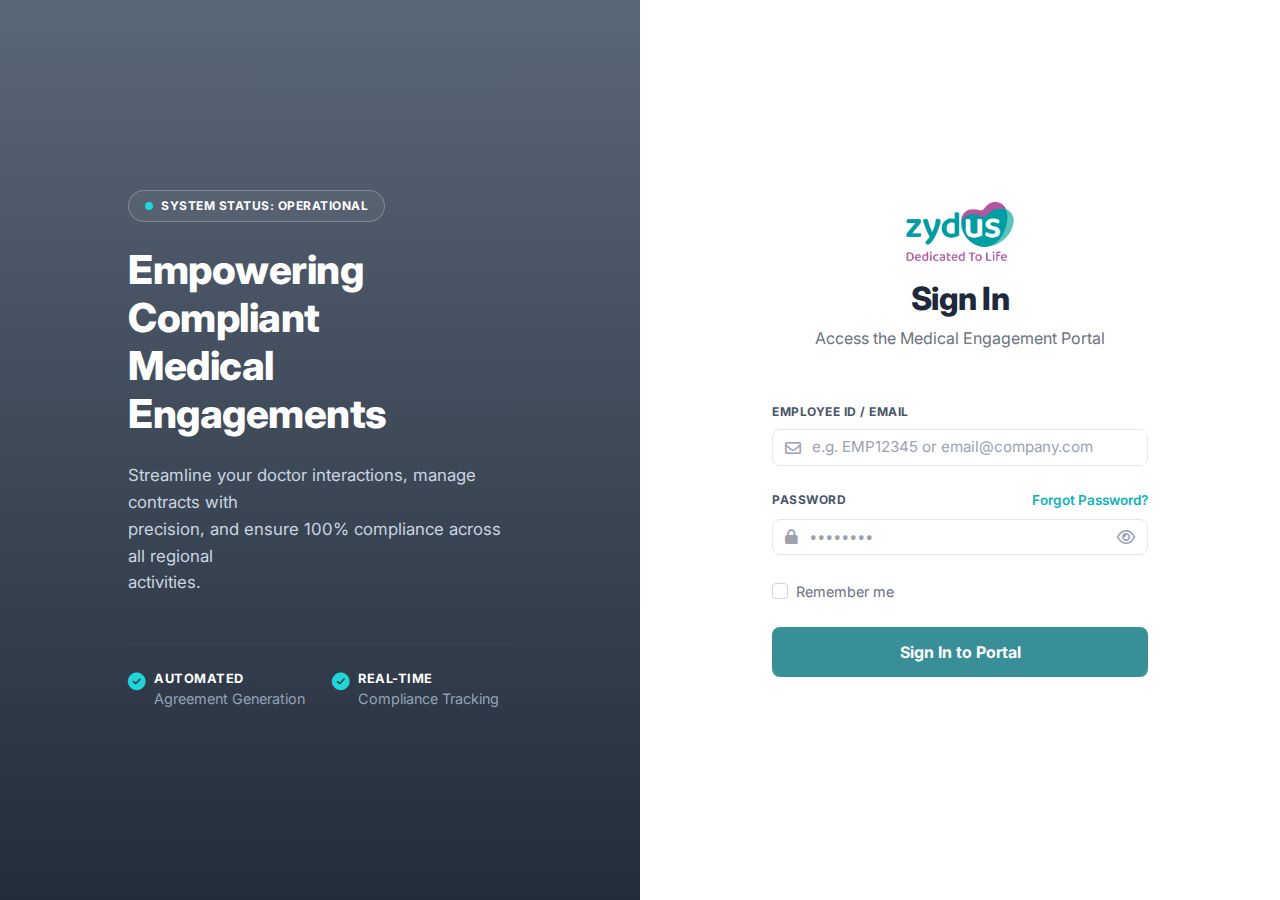
<file: index.html>
<!DOCTYPE html>
<html lang="en">
<head>
    <meta charset="UTF-8">
    <meta name="viewport" content="width=device-width, initial-scale=1.0">
    <title>Medical Engagement Portal - Sign In</title>
    
    <link rel="preconnect" href="https://fonts.googleapis.com">
    <link rel="preconnect" href="https://fonts.gstatic.com" crossorigin>
    <link href="https://fonts.googleapis.com/css2?family=Inter:wght@400;500;600;700;800&display=swap" rel="stylesheet">
    
    <link href="https://cdn.jsdelivr.net/npm/bootstrap@5.3.0/dist/css/bootstrap.min.css" rel="stylesheet">
    
    <link rel="stylesheet" href="https://cdnjs.cloudflare.com/ajax/libs/font-awesome/6.4.0/css/all.min.css">
    
    <link rel="stylesheet" href="style.css">
</head>
<body>

<div class="container-fluid p-0">
    <div class="row g-0 vh-100">
        
        <div class="col-lg-6 d-none d-lg-flex left-panel flex-column justify-content-center">
            <div class="left-content-wrapper">
                <div class="status-badge mb-4">
                    <span class="status-dot"></span>
                    SYSTEM STATUS: OPERATIONAL
                </div>
                
                <h1 class="main-heading mb-4">Empowering Compliant<br>Medical Engagements</h1>
                <p class="sub-text mb-5">
                    Streamline your doctor interactions, manage contracts with<br>
                    precision, and ensure 100% compliance across all regional<br>
                    activities.
                </p>
                
                <hr class="left-divider mb-4">
                
                <div class="row features-row">
                    <div class="col-md-6 d-flex align-items-start">
                        <i class="fa-solid fa-circle-check feature-icon mt-1 me-2"></i>
                        <div>
                            <div class="feature-title">AUTOMATED</div>
                            <div class="feature-desc">Agreement Generation</div>
                        </div>
                    </div>
                    <div class="col-md-6 d-flex align-items-start">
                        <i class="fa-solid fa-circle-check feature-icon mt-1 me-2"></i>
                        <div>
                            <div class="feature-title">REAL-TIME</div>
                            <div class="feature-desc">Compliance Tracking</div>
                        </div>
                    </div>
                </div>
            </div>
        </div>

        <div class="col-lg-6 col-12 d-flex align-items-center justify-content-center right-panel">
            <div class="form-wrapper w-100">

                <div id="loginSection">
                
                <div class="mb-5 text-center">
                        <img src="assets/logo.png" alt="Company Logo" class="mb-3" style="max-height: 65px;">
                        <h2 class="form-title mb-2">Sign In</h2>
                        <p class="form-subtitle">Access the Medical Engagement Portal</p>
                </div>

                <form id="loginForm" novalidate>
                    <div class="mb-4">
                        <label for="employeeId" class="form-label custom-label">EMPLOYEE ID / EMAIL</label>
                        <div class="input-group custom-input-group">
                            <span class="input-group-text"><i class="fa-regular fa-envelope"></i></span>
                            <input type="text" class="form-control" id="employeeId" placeholder="e.g. EMP12345 or email@company.com">
                        </div>
                        <div class="invalid-feedback">Please enter your Employee ID or Email.</div>
                    </div>

                    <div class="mb-4">
                        <div class="d-flex justify-content-between align-items-center mb-2">
                            <label for="password" class="form-label custom-label mb-0">PASSWORD</label>
                            <a href="#" class="forgot-link">Forgot Password?</a>
                        </div>
                        <div class="input-group custom-input-group">
                            <span class="input-group-text"><i class="fa-solid fa-lock" style="font-size: 0.9em;"></i></span>
                            <input type="password" class="form-control" id="password" placeholder="••••••••">
                            <span class="input-group-text cursor-pointer">
                                <i class="fa-regular fa-eye toggle-password" toggle="#password"></i>
                            </span>
                        </div>
                        <div class="invalid-feedback">Please enter your password.</div>
                    </div>

                    <div class="mb-4 form-check custom-checkbox">
                        <input type="checkbox" class="form-check-input shadow-none" id="rememberMe">
                        <label class="form-check-label" for="rememberMe">Remember me</label>
                    </div>

                    <button type="submit" class="btn btn-primary w-100 custom-btn-primary mb-4" id="submitBtn">
                        Sign In to Portal
                    </button>

                    <!-- <div class="d-flex align-items-center mb-4 divider-wrapper">
                        <hr class="flex-grow-1">
                        <span class="mx-3 divider-text">OR CONTINUE WITH</span>
                        <hr class="flex-grow-1">
                    </div> -->

                    <!-- <button type="button" class="btn btn-outline-secondary w-100 custom-btn-sso mb-4">
                        <i class="fa-brands fa-windows ms-1 me-2 sso-icon"></i> Corporate SSO
                    </button> -->
                </form>

                </div>

                <div id="otpSection" class="d-none w-100">
                    <div class="icon-container mx-auto mb-4 d-flex align-items-center justify-content-center">
                        <div class="dashed-ring d-flex align-items-center justify-content-center">
                            <i class="fa-solid fa-question text-cyan"></i>
                        </div>
                    </div>

                    <h2 class="text-center fw-bold text-dark-navy mb-3">Two-Step Verification</h2>
                    <p class="text-center text-muted-grey mb-4 subtext">
                        We've sent a 6-digit verification code to<br>
                        <span class="text-dark-navy fw-semibold">m*******@company.com</span>
                    </p>

                    <div class="d-flex justify-content-between mb-4 otp-container">
                        <input type="text" class="form-control otp-input text-center" maxlength="1" autofocus>
                        <input type="text" class="form-control otp-input text-center" maxlength="1">
                        <input type="text" class="form-control otp-input text-center" maxlength="1">
                        <input type="text" class="form-control otp-input text-center" maxlength="1">
                        <input type="text" class="form-control otp-input text-center" maxlength="1">
                        <input type="text" class="form-control otp-input text-center" maxlength="1">
                    </div>

                    <div class="d-flex justify-content-between align-items-center mb-4 timer-row">
                        <span class="text-muted-grey timer-text">Resend code in <span class="text-cyan fw-bold" id="timerDisplay">01:34</span></span>
                        <button type="button" class="btn btn-link text-muted-grey fw-semibold text-decoration-none p-0 resend-btn" id="resendBtn" disabled>Resend Code</button>
                    </div>

                    <div class="trust-device-box mb-4 d-flex align-items-start">
                        <div class="form-check custom-checkbox mt-1 me-3">
                            <input class="form-check-input" type="checkbox" id="trustDevice">
                        </div>
                        <div>
                            <label class="form-check-label fw-bold text-dark-navy d-block" for="trustDevice">
                                Trust this device
                            </label>
                            <span class="text-muted-grey subtext-small">Don't ask for a code again on this device for 30 days</span>
                        </div>
                    </div>

                    <button type="button" class="btn custom-btn-primary w-100 fw-bold mb-4 verify-btn">
                        Verify & Continue <i class="fa-solid fa-arrow-right ms-1"></i>
                    </button>

                    <div class="text-center footer-links">
                        <a href="#" class="d-block mb-3 text-muted-grey text-decoration-none fw-semibold" id="backToLogin">
                            Back to Login
                        </a>
                    </div>
                </div>

                <!-- <div class="footer-legal mt-5">
                    <i class="fa-solid fa-shield-halved me-1 mt-1"></i>
                    <span>Authorized users only. All activities are monitored and logged for compliance and security auditing.</span>
                </div> -->

            </div>
        </div>
        
    </div>
</div>

<script src="https://code.jquery.com/jquery-3.7.0.min.js"></script>
<script src="https://cdn.jsdelivr.net/npm/bootstrap@5.3.0/dist/js/bootstrap.bundle.min.js"></script>
<script src="script.js"></script>

</body>
</html>
</file>
<file: style.css>
/* ---- General Variables & Setup ---- */
:root {
    --font-family: 'Inter', sans-serif;
    --text-dark: #2b3543;
    --text-muted: #6b7280;
    --text-light-grey: #9ca3af;
    --primary-teal: #388f97;
    --primary-teal-hover: #1b5e63;
    --link-teal: #0fb2b7;
    --border-color: #e5e7eb;
    --input-bg: #ffffff;
    --left-bg-dark: #1b2635;
}

body {
    font-family: var(--font-family);
    color: var(--text-dark);
    background-color: #ffffff;
    -webkit-font-smoothing: antialiased;
}

/* ---- Left Panel Styles ---- */
.left-panel {
    /* Using a representative medical/lab background image */
    background: linear-gradient(
        to bottom,
        rgba(35, 52, 73, 0.75) 0%,
        rgba(23, 33, 48, 0.95) 100%
    ), url('https://images.unsplash.com/photo-1579684385127-1ef15d508118?ixlib=rb-4.0.3&auto=format&fit=crop&w=1600&q=80') center/cover no-repeat;
    color: #ffffff;
    position: relative;
    padding: 0 10%;
}

.left-content-wrapper {
    max-width: 550px;
    z-index: 2;
}

.status-badge {
    display: inline-flex;
    align-items: center;
    border: 1px solid rgba(255, 255, 255, 0.25);
    border-radius: 50px;
    padding: 6px 16px;
    font-size: 0.75rem;
    font-weight: 700;
    letter-spacing: 0.5px;
    background-color: rgba(255, 255, 255, 0.05);
}

.status-dot {
    width: 8px;
    height: 8px;
    background-color: #21d6d8;
    border-radius: 50%;
    margin-right: 8px;
}

.main-heading {
    font-size: 2.5rem;
    font-weight: 800;
    line-height: 1.2;
    letter-spacing: -0.5px;
}

.sub-text {
    font-size: 1.05rem;
    color: #cbd5e1;
    line-height: 1.6;
}

.left-divider {
    border-color: rgba(255, 255, 255, 0.15);
    margin-bottom: 30px;
}

.feature-icon {
    color: #21d6d8;
    font-size: 1.1rem;
}

.feature-title {
    font-size: 0.8rem;
    font-weight: 700;
    letter-spacing: 0.5px;
}

.feature-desc {
    font-size: 0.9rem;
    color: #94a3b8;
}

/* ---- Right Panel Styles ---- */
.right-panel {
    background-color: #ffffff;
}

.form-wrapper {
    max-width: 440px;
    padding: 2rem;
}

.form-title {
    font-size: 2rem;
    font-weight: 800;
    color: #1e293b;
    letter-spacing: -0.5px;
}

.form-subtitle {
    font-size: 1rem;
    color: var(--text-muted);
}

/* Custom Labels */
.custom-label {
    font-size: 0.75rem;
    font-weight: 700;
    color: #475569;
    letter-spacing: 0.5px;
}

/* Custom Input Groups */
.custom-input-group {
    border: 1px solid var(--border-color);
    border-radius: 8px;
    transition: all 0.3s ease;
    background-color: var(--input-bg);
}

.custom-input-group:focus-within {
    border-color: var(--primary-teal);
    box-shadow: 0 0 0 3px rgba(143, 212, 218, 0.2);
}

.custom-input-group .input-group-text {
    background: transparent;
    border: none;
    color: var(--text-light-grey);
}

.custom-input-group .form-control {
    border: none;
    box-shadow: none;
    padding-left: 0;
    color: var(--text-dark);
    font-size: 0.95rem;
}

.custom-input-group .form-control::placeholder {
    color: #9ca3af;
    font-weight: 400;
}

/* Validation overrides */
.custom-input-group.is-invalid {
    border-color: #dc3545;
}

/* Links & Buttons */
.forgot-link {
    color: var(--link-teal);
    font-size: 0.85rem;
    font-weight: 600;
    text-decoration: none;
    transition: color 0.2s;
}

.forgot-link:hover {
    color: #0b8f93;
    text-decoration: underline;
}

.custom-btn-primary {
    background-color: var(--primary-teal);
    border: none;
    color: #ffffff;
    font-weight: 700;
    padding: 0.8rem;
    border-radius: 8px;
    font-size: 1rem;
    transition: background-color 0.2s ease;
}

.custom-btn-primary:hover {
    background-color: var(--primary-teal-hover);
    color: #ffffff;
}

/* Checkbox */
.custom-checkbox .form-check-input {
    border-color: #cbd5e1;
    cursor: pointer;
}

.custom-checkbox .form-check-input:checked {
    background-color: var(--primary-teal);
    border-color: var(--primary-teal);
}

.custom-checkbox .form-check-label {
    color: var(--text-muted);
    font-size: 0.9rem;
    cursor: pointer;
}

/* Divider */
.divider-text {
    font-size: 0.75rem;
    color: var(--text-light-grey);
    font-weight: 600;
    letter-spacing: 1px;
}

.divider-wrapper hr {
    border-color: #e2e8f0;
    opacity: 1;
}

/* SSO Button */
.custom-btn-sso {
    background-color: #ffffff;
    border: 1px solid var(--border-color);
    color: var(--text-dark);
    font-weight: 600;
    padding: 0.75rem;
    border-radius: 8px;
    font-size: 0.95rem;
    transition: all 0.2s ease;
}

.custom-btn-sso:hover {
    background-color: #f8fafc;
    border-color: #cbd5e1;
    color: var(--text-dark);
}

.sso-icon {
    color: #00a4ef; /* Windows Blue */
    font-size: 1.1rem;
}

/* Toggle Password Icon */
.cursor-pointer {
    cursor: pointer;
}

.toggle-password {
    transition: color 0.2s;
}
.toggle-password:hover {
    color: var(--text-dark);
}

/* Footer Legal */
.footer-legal {
    display: flex;
    align-items: flex-start;
    font-size: 0.75rem;
    color: #94a3b8;
    font-style: italic;
    line-height: 1.5;
}

.footer-legal i {
    color: #cbd5e1;
}

.text-dark-navy { color: #212b36; }
.text-muted-grey { color: #637381; }
.text-cyan { color: var(--primary-teal); }

.subtext { font-size: 0.95rem; line-height: 1.5; }
.subtext-small { font-size: 0.8rem; }

.icon-container {
    width: 64px; height: 64px;
    background-color: #e6f6f8;
    border-radius: 50%;
}

.dashed-ring {
    width: 32px; height: 32px;
    border: 1.5px dashed var(--primary-teal);
    border-radius: 50%;
}
.dashed-ring i { font-size: 0.9rem; }

.otp-container { gap: 10px; }
.otp-input {
    width: 55px; height: 65px;
    font-size: 1.5rem; font-weight: 600;
    border: 1px solid var(--border-color);
    border-radius: 8px;
    color: var(--text-dark);
    transition: all 0.2s ease;
    box-shadow: none !important;
}
.otp-input:focus {
    border-color: var(--primary-teal);
    box-shadow: 0 0 0 3px rgba(143, 212, 218, 0.2) !important;
}

.timer-text { font-size: 0.85rem; }
.resend-btn { font-size: 0.85rem; color: #9ca3af !important; }
.resend-btn:not([disabled]) { color: var(--primary-teal) !important; cursor: pointer; }
.resend-btn:not([disabled]):hover { color: var(--primary-teal-hover) !important; }

.trust-device-box {
    border: 1px solid var(--border-color);
    border-radius: 8px;
    padding: 16px;
    background-color: var(--input-bg);
}

.footer-links a { font-size: 0.85rem; transition: color 0.2s ease; }
.footer-links a:hover { color: var(--text-dark) !important; }

@media (max-width: 500px) {
    .otp-input { width: 45px; height: 55px; font-size: 1.25rem; }
}

/* ---- Responsive adjustments ---- */
@media (max-width: 991px) {
    .form-wrapper {
        padding: 2rem 1.5rem;
        max-width: 500px;
    }
}
</file>
